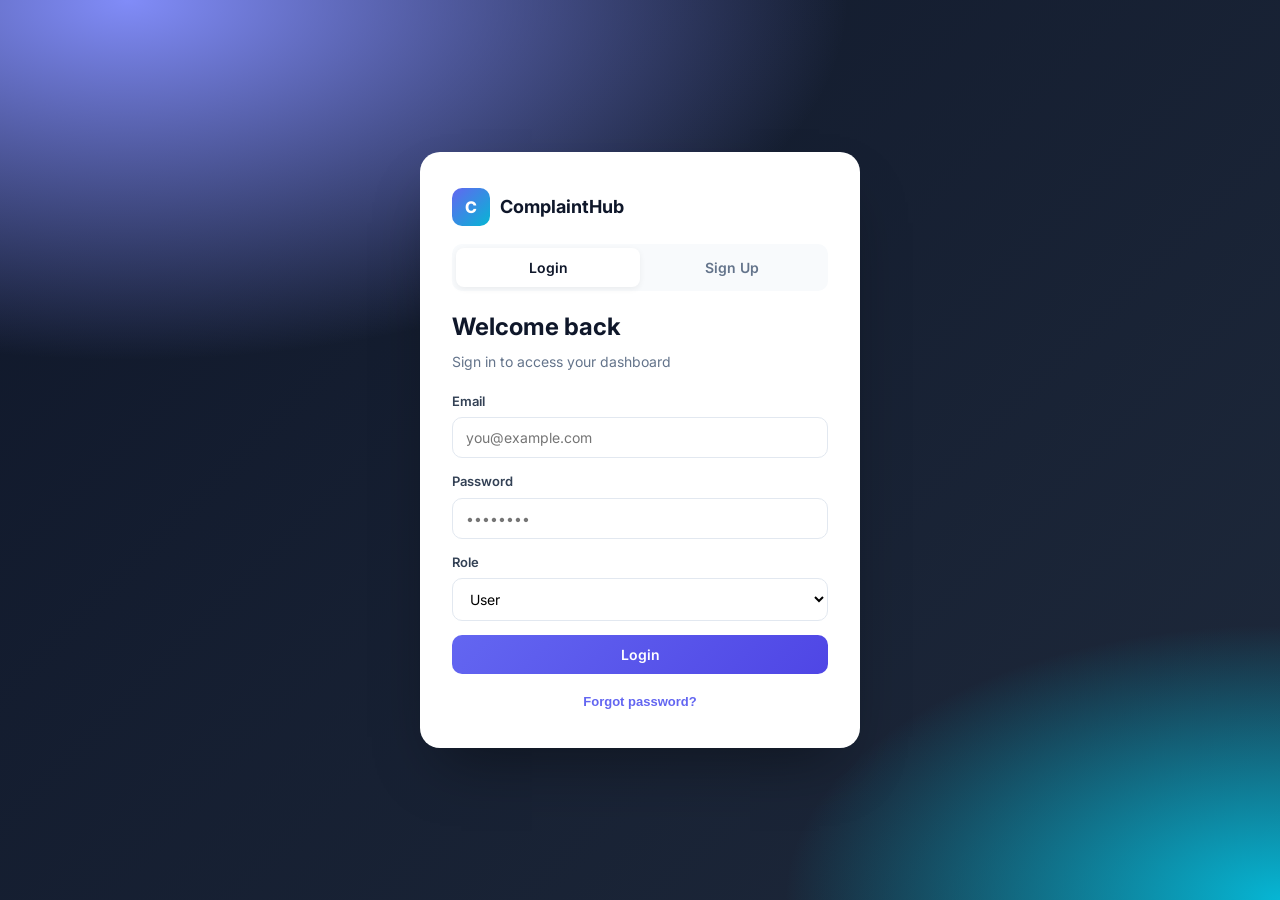
<file: index.html>
<!doctype html>
<html lang="en">
<head>
<meta charset="utf-8" />
<meta name="viewport" content="width=device-width,initial-scale=1" />
<title>ComplaintHub — Login</title>
<meta name="description" content="Modern complaint management system. Login or sign up to submit and track complaints." />
<link rel="preconnect" href="https://fonts.googleapis.com">
<link rel="preconnect" href="https://fonts.gstatic.com" crossorigin>
<link href="https://fonts.googleapis.com/css2?family=Inter:wght@400;500;600;700;800&display=swap" rel="stylesheet">
<link rel="stylesheet" href="style.css" />
</head>
<body>
<div class="auth-wrap">
  <div class="auth-card">
    <div class="brand">
      <div class="brand-logo">C</div>
      <div class="brand-name">ComplaintHub</div>
    </div>

    <div class="tabs">
      <div class="tab active" data-tab="login">Login</div>
      <div class="tab" data-tab="signup">Sign Up</div>
    </div>

    <!-- LOGIN -->
    <form id="loginForm">
      <h1>Welcome back</h1>
      <p class="sub">Sign in to access your dashboard</p>
      <div class="field"><label>Email</label><input type="email" name="email" required placeholder="you@example.com"/></div>
      <div class="field"><label>Password</label><input type="password" name="password" required placeholder="••••••••"/></div>
      <div class="field"><label>Role</label>
        <select name="role" required>
          <option value="user">User</option>
          <option value="admin">Admin</option>
        </select>
      </div>
      <button class="btn btn-primary" type="submit"><span>Login</span></button>
      <div class="center"><button type="button" class="link" id="forgotBtn">Forgot password?</button></div>
    </form>

    <!-- SIGNUP -->
    <form id="signupForm" style="display:none">
      <h1>Create account</h1>
      <p class="sub">Get started with ComplaintHub in seconds</p>
      <div class="field"><label>Full Name</label><input type="text" name="name" required placeholder="Jane Doe"/></div>
      <div class="field"><label>Email</label><input type="email" name="email" required placeholder="you@example.com"/></div>
      <div class="field"><label>Password</label><input type="password" name="password" required minlength="4" placeholder="At least 4 characters"/></div>
      <div class="field"><label>Register as</label>
        <select name="role" required>
          <option value="user">User</option>
          <option value="admin">Admin</option>
        </select>
      </div>
      <button class="btn btn-primary" type="submit">Create account</button>
    </form>
  </div>
</div>

<!-- Forgot password modal -->
<div class="modal-bg" id="forgotModal">
  <div class="modal">
    <h3>Reset password</h3>
    <form id="forgotForm">
      <div class="field"><label>Email</label><input type="email" name="email" required/></div>
      <div class="field"><label>New password</label><input type="password" name="password" required minlength="4"/></div>
      <div class="modal-actions">
        <button type="button" class="btn btn-secondary" id="forgotCancel">Cancel</button>
        <button type="submit" class="btn btn-primary" style="width:auto">Reset</button>
      </div>
    </form>
  </div>
</div>

<!-- Confirm modal (shared) -->
<div class="modal-bg" id="confirmModal">
  <div class="modal">
    <h3>Are you sure?</h3>
    <p id="confirmMsg" style="color:var(--muted);font-size:14px"></p>
    <div class="modal-actions">
      <button class="btn btn-secondary" id="confirmNo">Cancel</button>
      <button class="btn btn-danger" id="confirmYes">Yes, continue</button>
    </div>
  </div>
</div>

<script src="script.js"></script>
<script>
  // Already logged in? Redirect.
  const s = CMS.Storage.getSession();
  if (s) window.location.href = s.role === 'admin' ? 'admin.html' : 'dashboard.html';

  const tabs = document.querySelectorAll('.tab');
  const loginForm = document.getElementById('loginForm');
  const signupForm = document.getElementById('signupForm');
  tabs.forEach(t => t.addEventListener('click', () => {
    tabs.forEach(x => x.classList.remove('active'));
    t.classList.add('active');
    const isLogin = t.dataset.tab === 'login';
    loginForm.style.display = isLogin ? 'block' : 'none';
    signupForm.style.display = isLogin ? 'none' : 'block';
  }));

  loginForm.addEventListener('submit', e => {
    e.preventDefault();
    const fd = new FormData(loginForm);
    const btn = loginForm.querySelector('button[type=submit]');
    btn.innerHTML = '<span class="loader"></span>';
    setTimeout(() => {
      try {
        const u = CMS.Auth.login({ email: fd.get('email'), password: fd.get('password'), role: fd.get('role') });
        CMS.toast('Welcome back, ' + u.name);
        setTimeout(() => window.location.href = u.role === 'admin' ? 'admin.html' : 'dashboard.html', 400);
      } catch (err) { CMS.toast(err.message, 'error'); btn.innerHTML = 'Login'; }
    }, 350);
  });

  signupForm.addEventListener('submit', e => {
    e.preventDefault();
    const fd = new FormData(signupForm);
    try {
      const u = CMS.Auth.signup({ name: fd.get('name'), email: fd.get('email'), password: fd.get('password'), role: fd.get('role') });
      CMS.Auth.login({ email: u.email, password: fd.get('password'), role: u.role });
      CMS.toast('Account created!');
      setTimeout(() => window.location.href = u.role === 'admin' ? 'admin.html' : 'dashboard.html', 400);
    } catch (err) { CMS.toast(err.message, 'error'); }
  });

  // Forgot password
  const fm = document.getElementById('forgotModal');
  document.getElementById('forgotBtn').onclick = () => fm.classList.add('show');
  document.getElementById('forgotCancel').onclick = () => fm.classList.remove('show');
  document.getElementById('forgotForm').addEventListener('submit', e => {
    e.preventDefault();
    const fd = new FormData(e.target);
    try {
      CMS.Auth.resetPassword(fd.get('email'), fd.get('password'));
      CMS.toast('Password reset successful');
      fm.classList.remove('show'); e.target.reset();
    } catch (err) { CMS.toast(err.message, 'error'); }
  });
</script>
</body>
</html>
</file>
<file: style.css>
:root{
  --bg:#0f172a;--bg2:#1e293b;--card:#ffffff;--ink:#0f172a;--muted:#64748b;
  --primary:#6366f1;--primary-dark:#4f46e5;--accent:#06b6d4;
  --success:#10b981;--warn:#f59e0b;--danger:#ef4444;
  --border:#e2e8f0;--soft:#f8fafc;
  --shadow:0 10px 25px -10px rgba(15,23,42,.25);
  --radius:14px;
}
*{box-sizing:border-box;margin:0;padding:0}
html,body{height:100%}
body{
  font-family:'Inter',-apple-system,BlinkMacSystemFont,system-ui,sans-serif;
  color:var(--ink);background:var(--soft);line-height:1.5;
}

/* AUTH */
.auth-wrap{
  min-height:100vh;display:grid;place-items:center;padding:24px;
  background:radial-gradient(1200px 600px at 10% 0%, #818cf8 0%, transparent 60%),
             radial-gradient(900px 500px at 100% 100%, #06b6d4 0%, transparent 55%),
             linear-gradient(135deg,#0f172a,#1e293b);
}
.auth-card{
  width:100%;max-width:440px;background:var(--card);border-radius:20px;
  padding:36px 32px;box-shadow:0 30px 60px -20px rgba(0,0,0,.4);
}
.brand{display:flex;align-items:center;gap:10px;margin-bottom:18px}
.brand-logo{width:38px;height:38px;border-radius:10px;
  background:linear-gradient(135deg,var(--primary),var(--accent));
  display:grid;place-items:center;color:#fff;font-weight:800}
.brand-name{font-weight:700;font-size:18px}
.auth-card h1{font-size:24px;margin-bottom:6px}
.auth-card p.sub{color:var(--muted);margin-bottom:20px;font-size:14px}

.tabs{display:flex;background:var(--soft);border-radius:10px;padding:4px;margin-bottom:18px}
.tab{flex:1;text-align:center;padding:9px;border-radius:8px;cursor:pointer;
  font-weight:600;color:var(--muted);font-size:14px;transition:.2s}
.tab.active{background:#fff;color:var(--ink);box-shadow:0 2px 6px rgba(0,0,0,.06)}

.field{margin-bottom:14px}
.field label{display:block;font-size:13px;font-weight:600;margin-bottom:6px;color:#334155}
.field input,.field select,.field textarea{
  width:100%;padding:11px 13px;border:1px solid var(--border);border-radius:10px;
  font-size:14px;font-family:inherit;background:#fff;transition:.15s;
}
.field input:focus,.field select:focus,.field textarea:focus{
  outline:none;border-color:var(--primary);box-shadow:0 0 0 3px rgba(99,102,241,.15);
}
.row{display:flex;gap:10px}
.row>*{flex:1}
.btn{
  display:inline-flex;align-items:center;justify-content:center;gap:8px;
  padding:11px 18px;border:0;border-radius:10px;font-weight:600;font-size:14px;
  cursor:pointer;transition:.15s;font-family:inherit;
}
.btn-primary{background:linear-gradient(135deg,var(--primary),var(--primary-dark));color:#fff;width:100%}
.btn-primary:hover{transform:translateY(-1px);box-shadow:0 8px 20px -5px rgba(99,102,241,.5)}
.btn-secondary{background:var(--soft);color:var(--ink);border:1px solid var(--border)}
.btn-secondary:hover{background:#eef2f7}
.btn-danger{background:#fef2f2;color:var(--danger);border:1px solid #fecaca}
.btn-danger:hover{background:var(--danger);color:#fff}
.btn-sm{padding:7px 12px;font-size:12px}
.link{background:none;border:0;color:var(--primary);font-weight:600;cursor:pointer;font-size:13px}
.link:hover{text-decoration:underline}
.center{text-align:center;margin-top:14px}

/* APP LAYOUT */
.app{min-height:100vh;display:flex;flex-direction:column}
.topbar{
  background:#fff;border-bottom:1px solid var(--border);padding:14px 28px;
  display:flex;align-items:center;justify-content:space-between;position:sticky;top:0;z-index:10;
}
.topbar .brand-name{font-size:16px}
.topbar-right{display:flex;align-items:center;gap:14px}
.user-chip{display:flex;align-items:center;gap:9px;font-size:13px;color:var(--muted)}
.avatar{width:34px;height:34px;border-radius:50%;background:linear-gradient(135deg,var(--primary),var(--accent));
  color:#fff;display:grid;place-items:center;font-weight:700;font-size:13px}

.container{max-width:1200px;margin:0 auto;padding:28px;width:100%}
.page-head{display:flex;justify-content:space-between;align-items:flex-end;flex-wrap:wrap;gap:14px;margin-bottom:24px}
.page-head h2{font-size:26px;margin-bottom:4px}
.page-head p{color:var(--muted);font-size:14px}

/* STATS */
.stats{display:grid;grid-template-columns:repeat(auto-fit,minmax(200px,1fr));gap:16px;margin-bottom:26px}
.stat{background:#fff;border:1px solid var(--border);border-radius:var(--radius);padding:18px;position:relative;overflow:hidden}
.stat .stat-label{font-size:12px;text-transform:uppercase;letter-spacing:.5px;color:var(--muted);font-weight:600}
.stat .stat-value{font-size:30px;font-weight:700;margin-top:6px}
.stat .stat-icon{position:absolute;right:14px;top:14px;width:38px;height:38px;border-radius:10px;
  display:grid;place-items:center;font-size:18px}
.stat.total .stat-icon{background:#eef2ff;color:var(--primary)}
.stat.pending .stat-icon{background:#fef3c7;color:var(--warn)}
.stat.progress .stat-icon{background:#dbeafe;color:#2563eb}
.stat.resolved .stat-icon{background:#d1fae5;color:var(--success)}

/* CARD */
.card{background:#fff;border:1px solid var(--border);border-radius:var(--radius);
  box-shadow:var(--shadow);padding:22px;margin-bottom:22px}
.card h3{font-size:17px;margin-bottom:14px;display:flex;align-items:center;gap:8px}

/* FILTERS */
.filters{display:flex;flex-wrap:wrap;gap:10px;margin-bottom:16px}
.filters input,.filters select{
  padding:9px 12px;border:1px solid var(--border);border-radius:10px;font-size:13px;font-family:inherit;background:#fff;
}
.filters input{flex:1;min-width:200px}

/* COMPLAINTS */
.complaint-list{display:grid;gap:14px}
.complaint{
  background:#fff;border:1px solid var(--border);border-radius:var(--radius);padding:18px;
  display:grid;grid-template-columns:1fr auto;gap:14px;transition:.15s;
}
.complaint:hover{box-shadow:var(--shadow);transform:translateY(-1px)}
.complaint-head{display:flex;align-items:center;gap:10px;margin-bottom:6px;flex-wrap:wrap}
.complaint-id{font-family:'JetBrains Mono',monospace;font-size:11px;color:var(--muted);
  background:var(--soft);padding:3px 7px;border-radius:6px}
.complaint h4{font-size:16px}
.complaint .meta{font-size:12px;color:var(--muted);margin-top:8px;display:flex;flex-wrap:wrap;gap:12px}
.complaint p.desc{font-size:14px;color:#475569;margin-top:6px}
.complaint .remarks{margin-top:10px;padding:10px;background:var(--soft);border-radius:8px;
  font-size:13px;border-left:3px solid var(--primary)}
.complaint .actions{display:flex;flex-direction:column;gap:6px;align-items:flex-end}

.badge{display:inline-block;padding:3px 9px;border-radius:20px;font-size:11px;font-weight:600;text-transform:uppercase;letter-spacing:.4px}
.badge-pending{background:#fef3c7;color:#92400e}
.badge-progress{background:#dbeafe;color:#1e40af}
.badge-resolved{background:#d1fae5;color:#065f46}
.badge-cat{background:#ede9fe;color:#5b21b6}

.empty{text-align:center;padding:50px 20px;color:var(--muted)}
.empty .icon{font-size:48px;margin-bottom:10px;opacity:.4}

/* MODAL */
.modal-bg{position:fixed;inset:0;background:rgba(15,23,42,.55);display:none;
  align-items:center;justify-content:center;z-index:50;padding:20px;backdrop-filter:blur(3px)}
.modal-bg.show{display:flex}
.modal{background:#fff;border-radius:16px;padding:26px;width:100%;max-width:480px;
  box-shadow:0 30px 60px rgba(0,0,0,.3)}
.modal h3{margin-bottom:16px}
.modal-actions{display:flex;gap:10px;justify-content:flex-end;margin-top:18px}

/* TOAST */
.toast-wrap{position:fixed;top:20px;right:20px;z-index:100;display:flex;flex-direction:column;gap:10px}
.toast{background:#fff;border:1px solid var(--border);border-left:4px solid var(--primary);
  padding:13px 18px;border-radius:10px;box-shadow:0 10px 25px rgba(0,0,0,.1);
  min-width:260px;font-size:14px;animation:slideIn .3s ease}
.toast.success{border-left-color:var(--success)}
.toast.error{border-left-color:var(--danger)}
.toast.warn{border-left-color:var(--warn)}
@keyframes slideIn{from{transform:translateX(120%);opacity:0}to{transform:translateX(0);opacity:1}}

/* LOADER */
.loader{display:inline-block;width:14px;height:14px;border:2px solid #fff;
  border-top-color:transparent;border-radius:50%;animation:spin .7s linear infinite}
@keyframes spin{to{transform:rotate(360deg)}}

@media(max-width:640px){
  .container{padding:18px}
  .complaint{grid-template-columns:1fr}
  .complaint .actions{flex-direction:row;align-items:center}
  .topbar{padding:12px 18px}
  .user-chip span{display:none}
}
</file>
